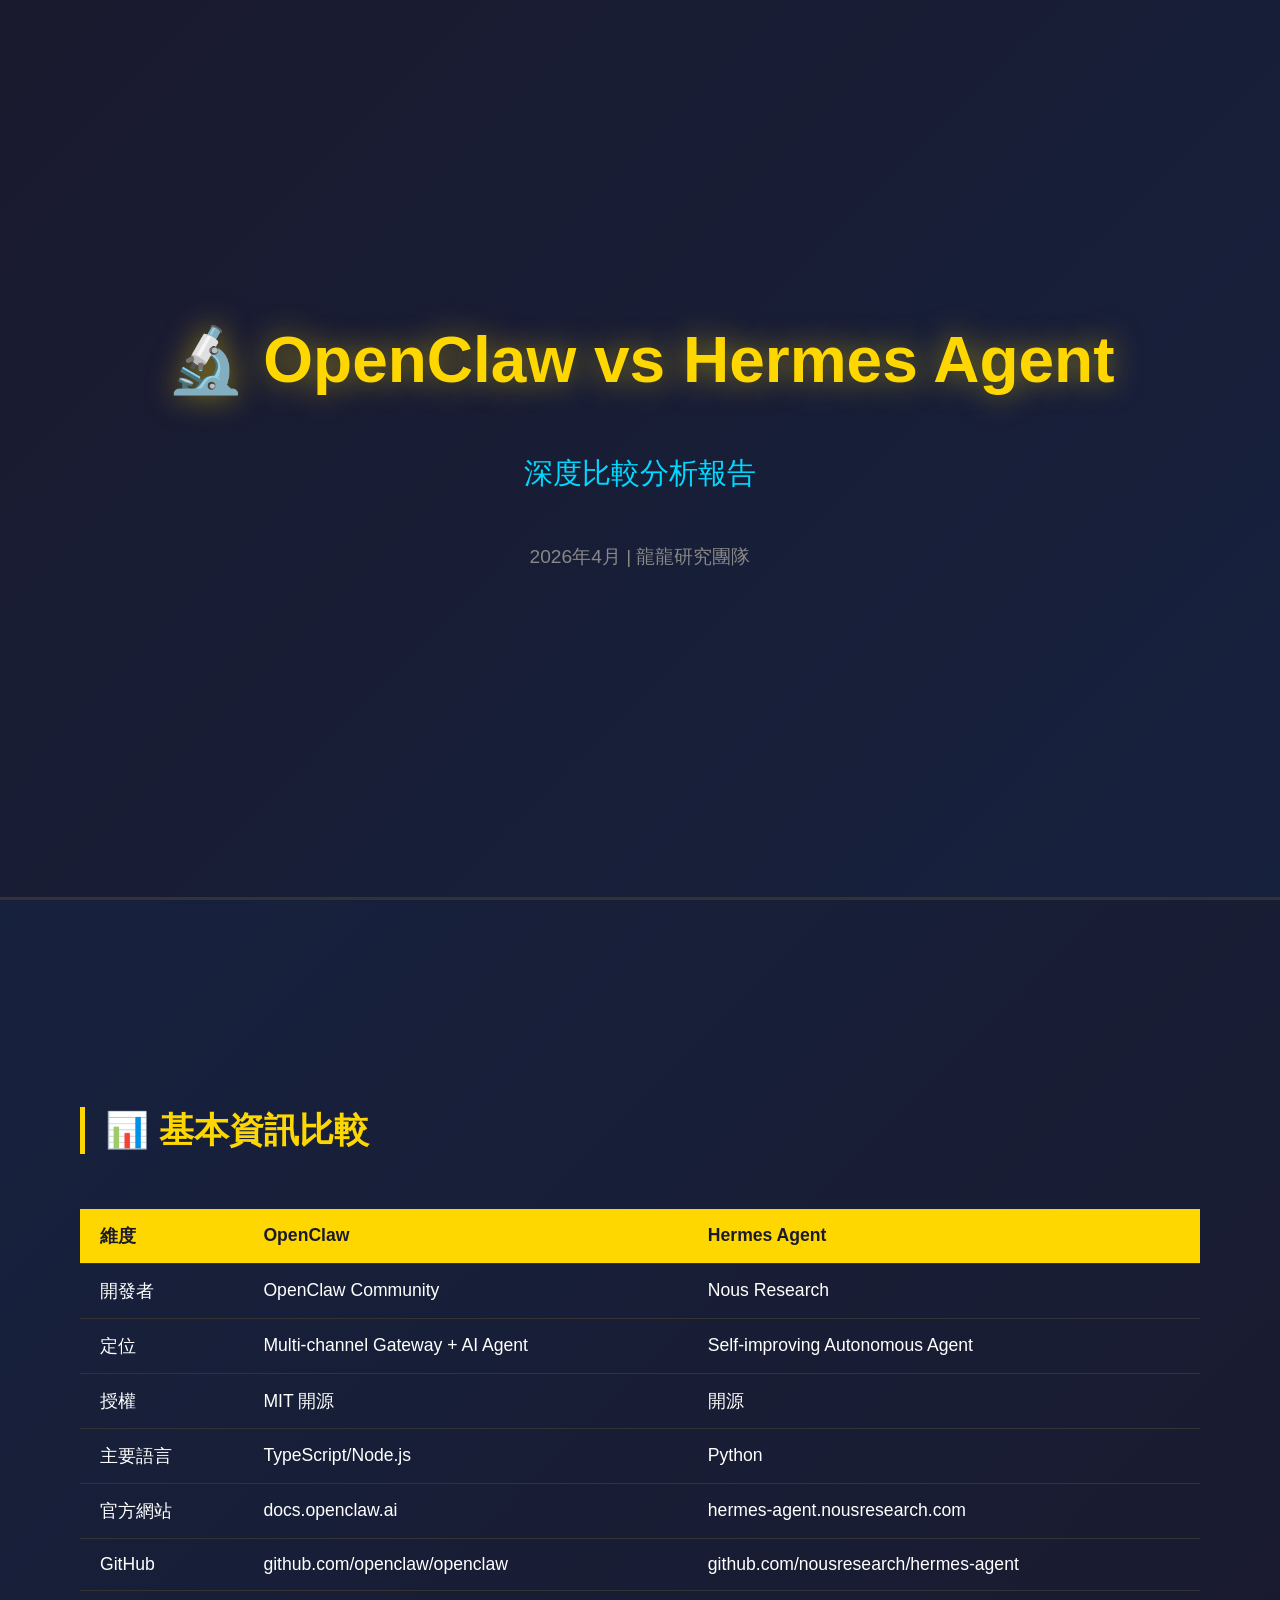
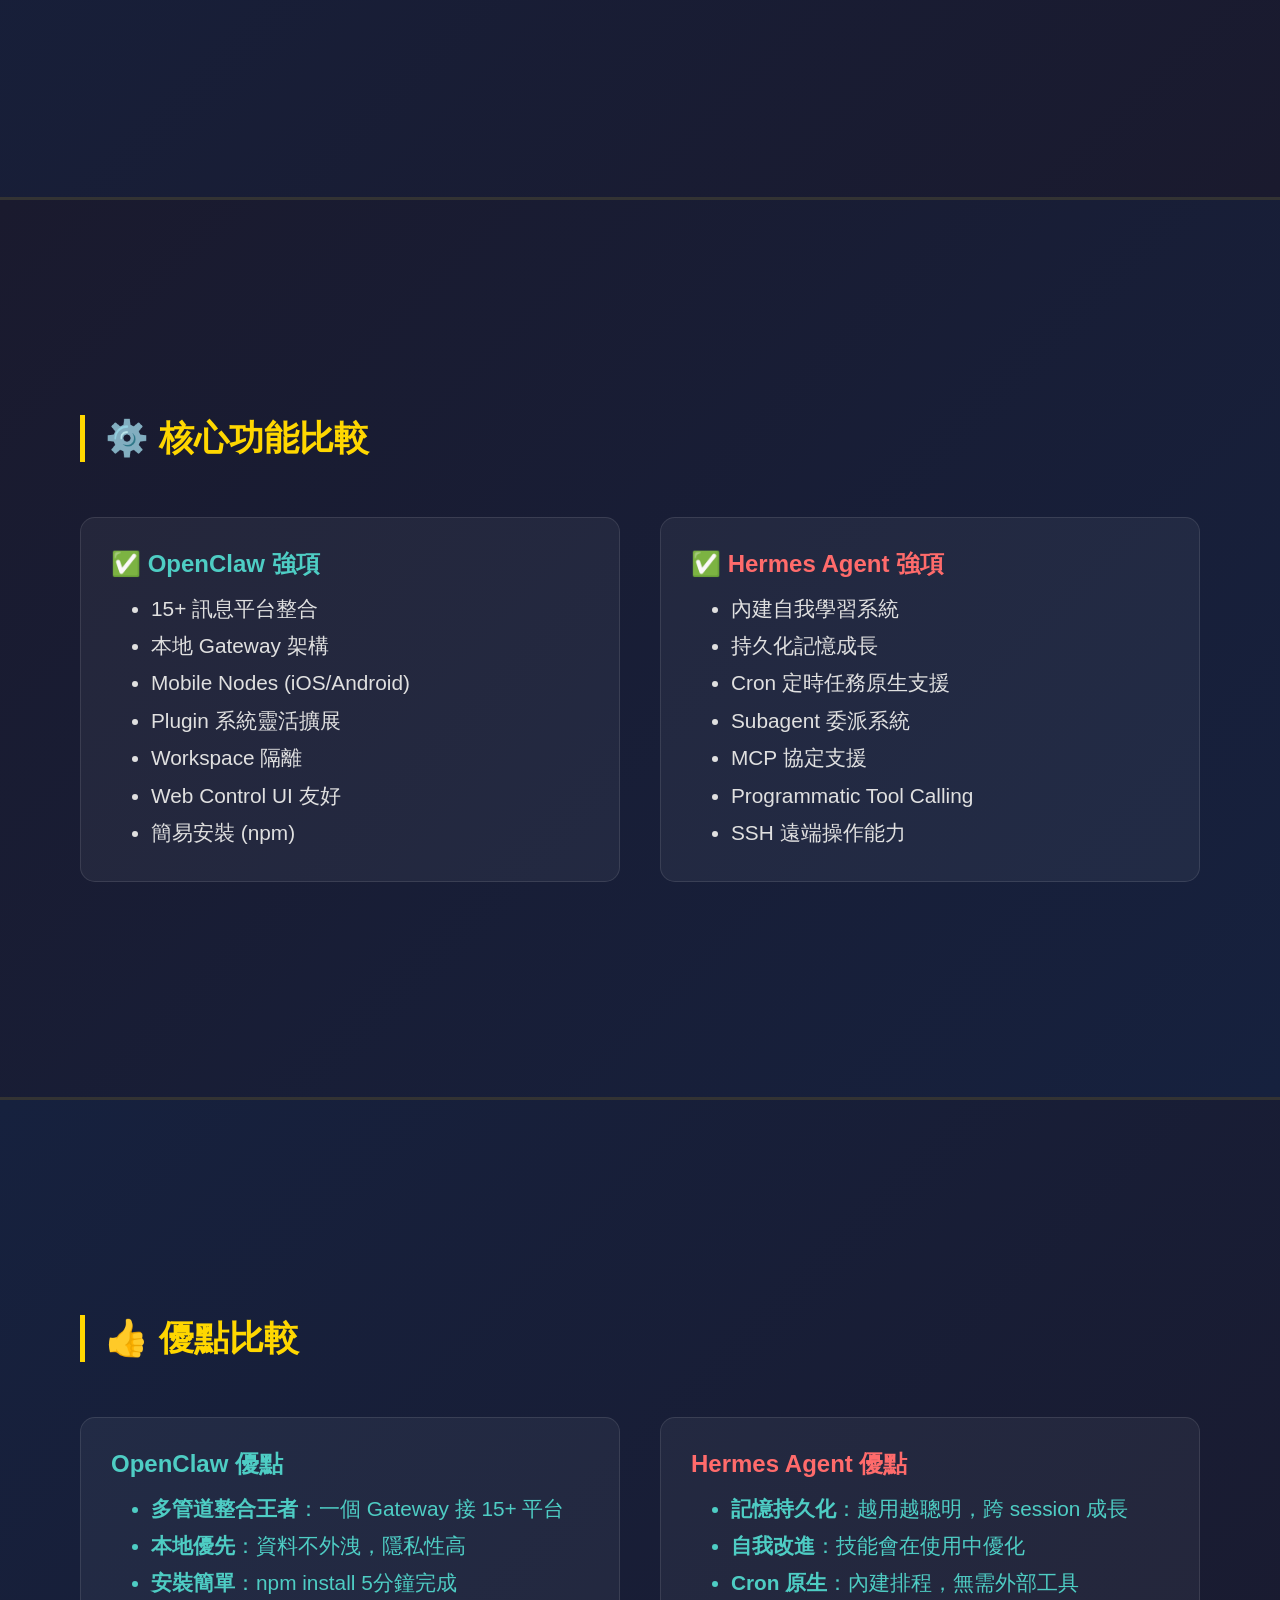
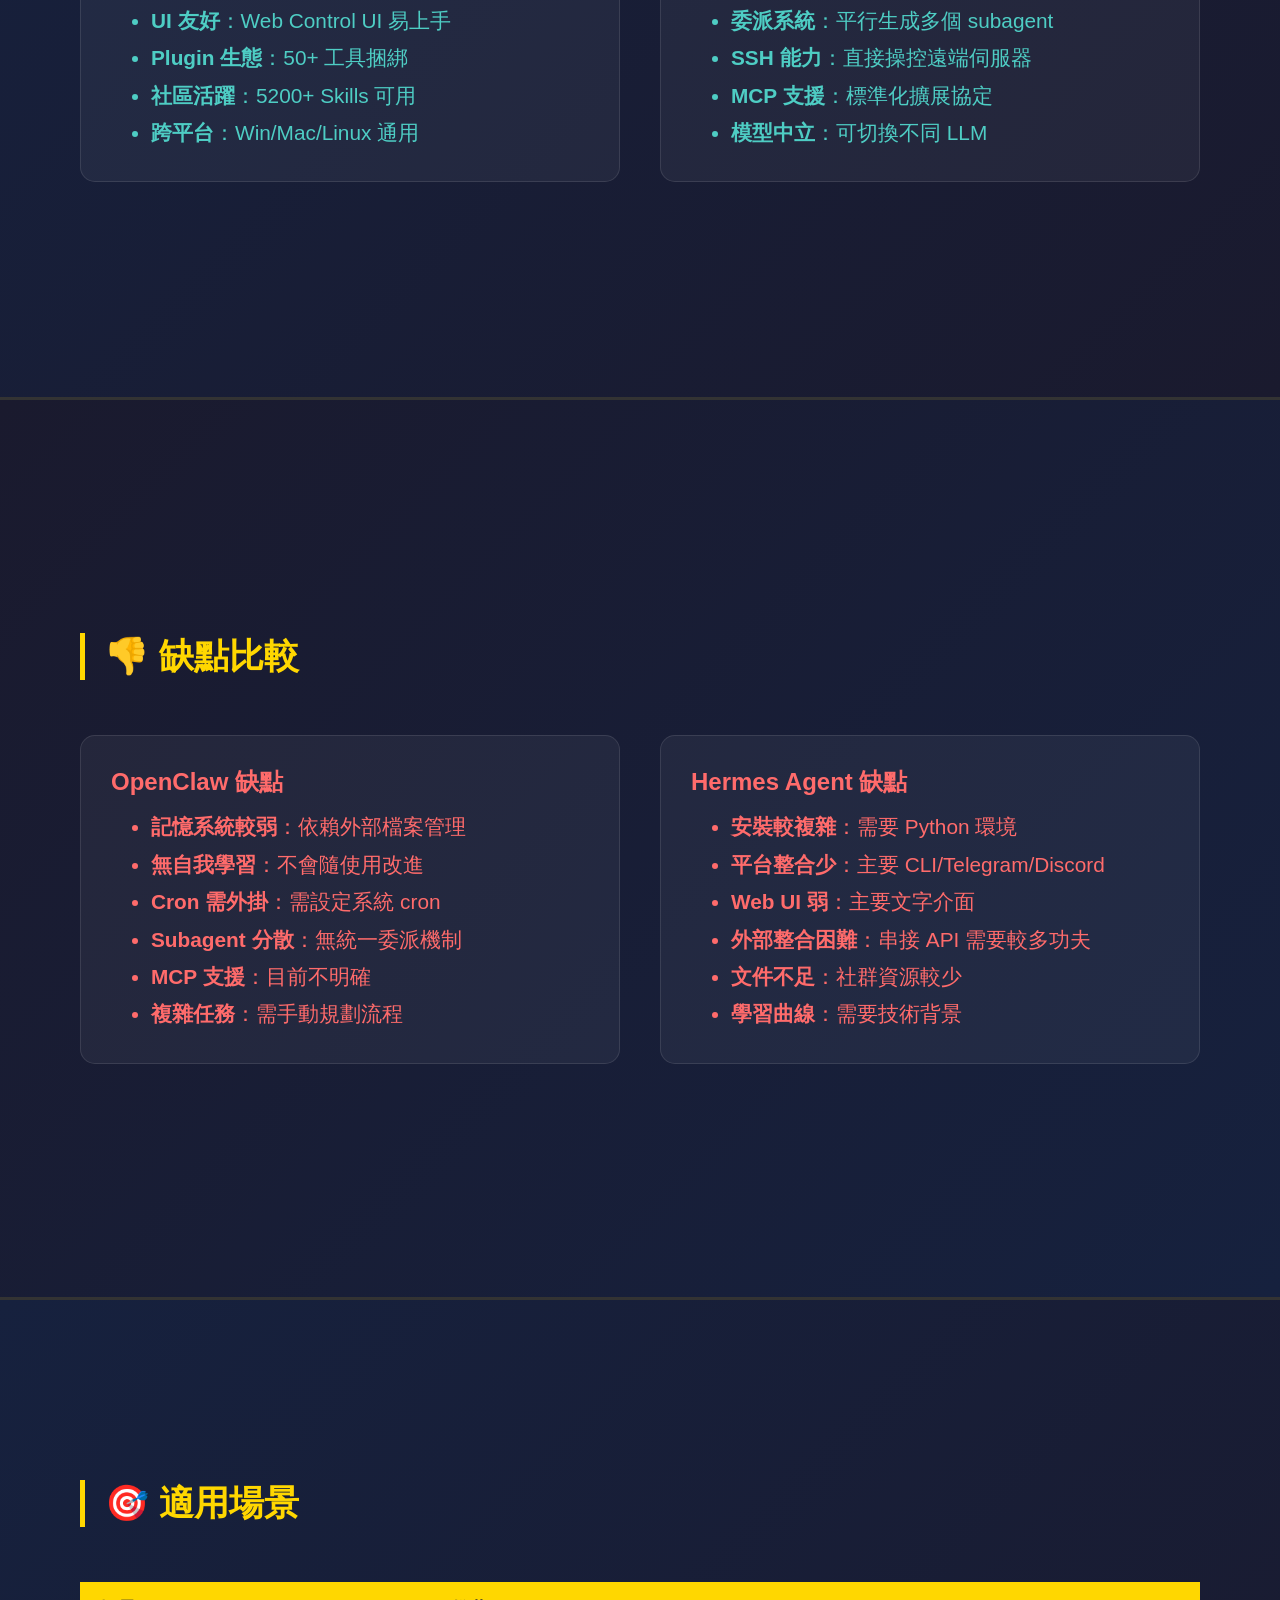
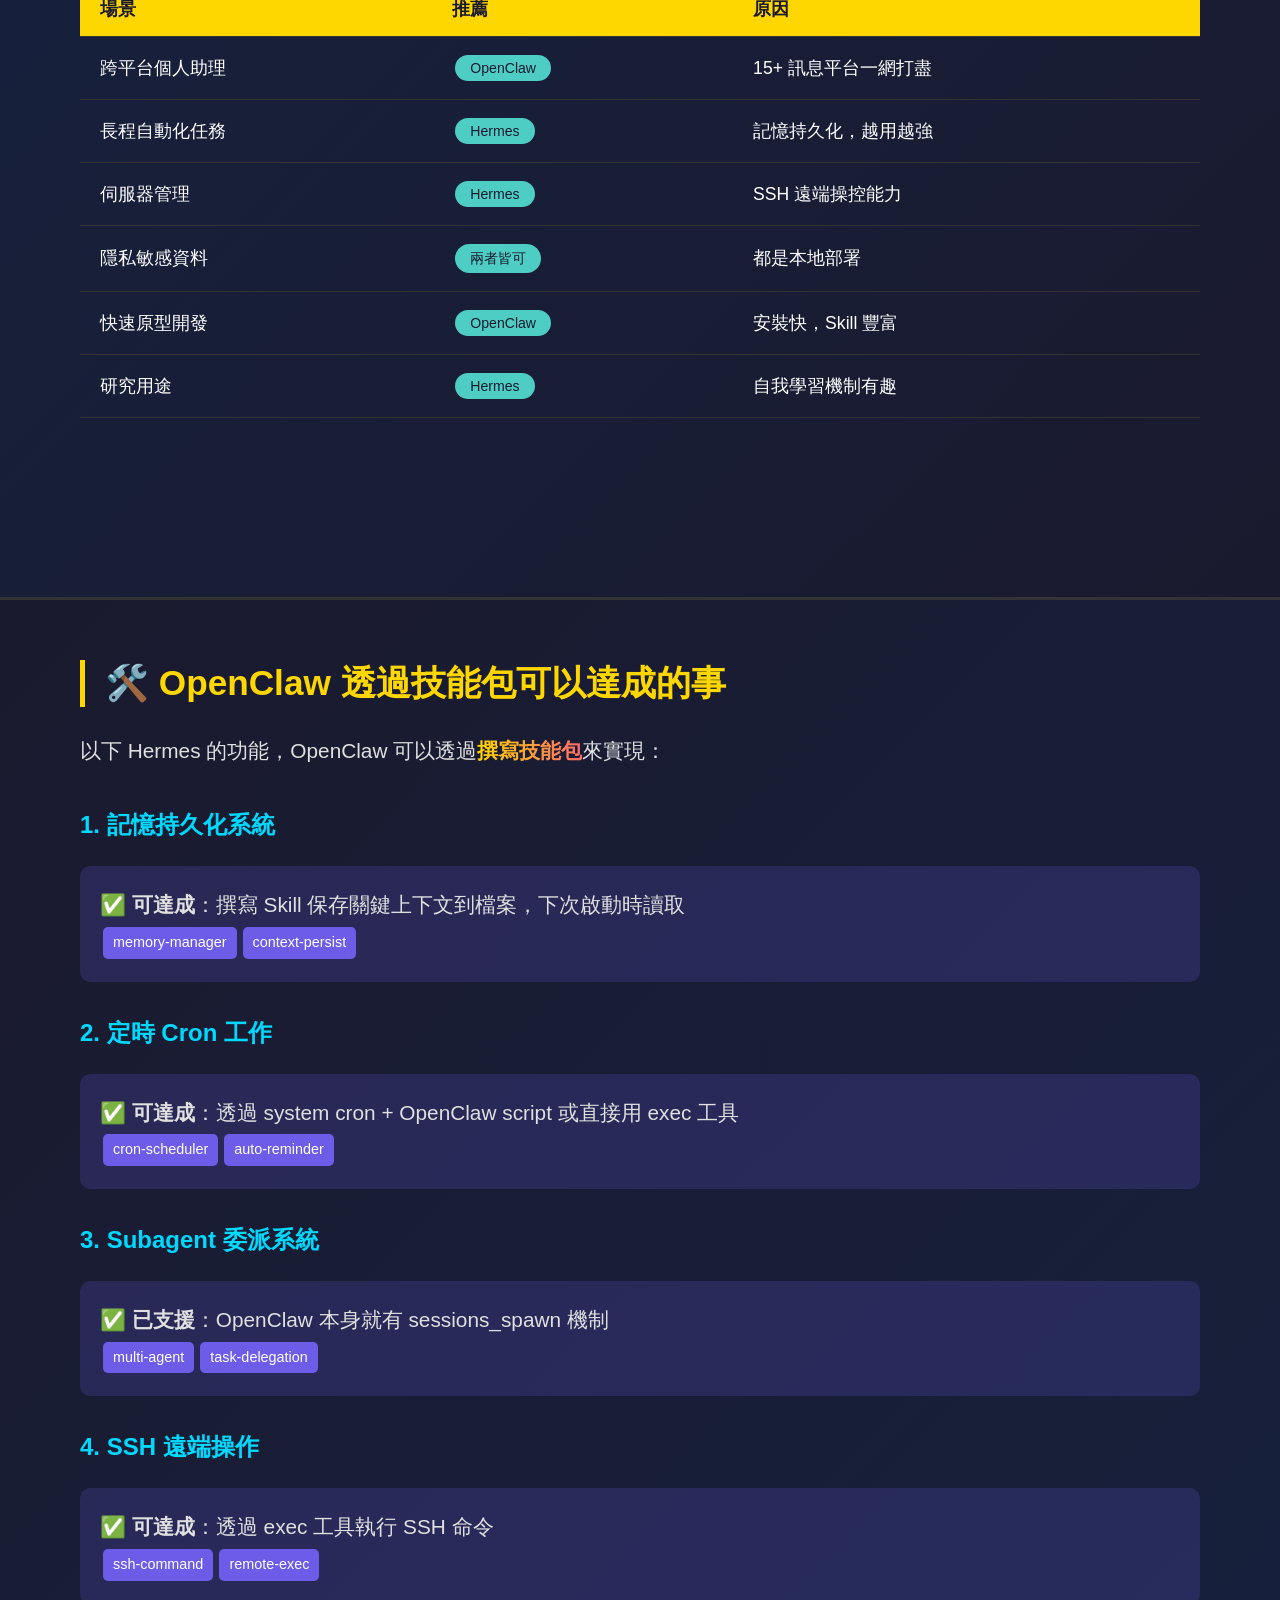
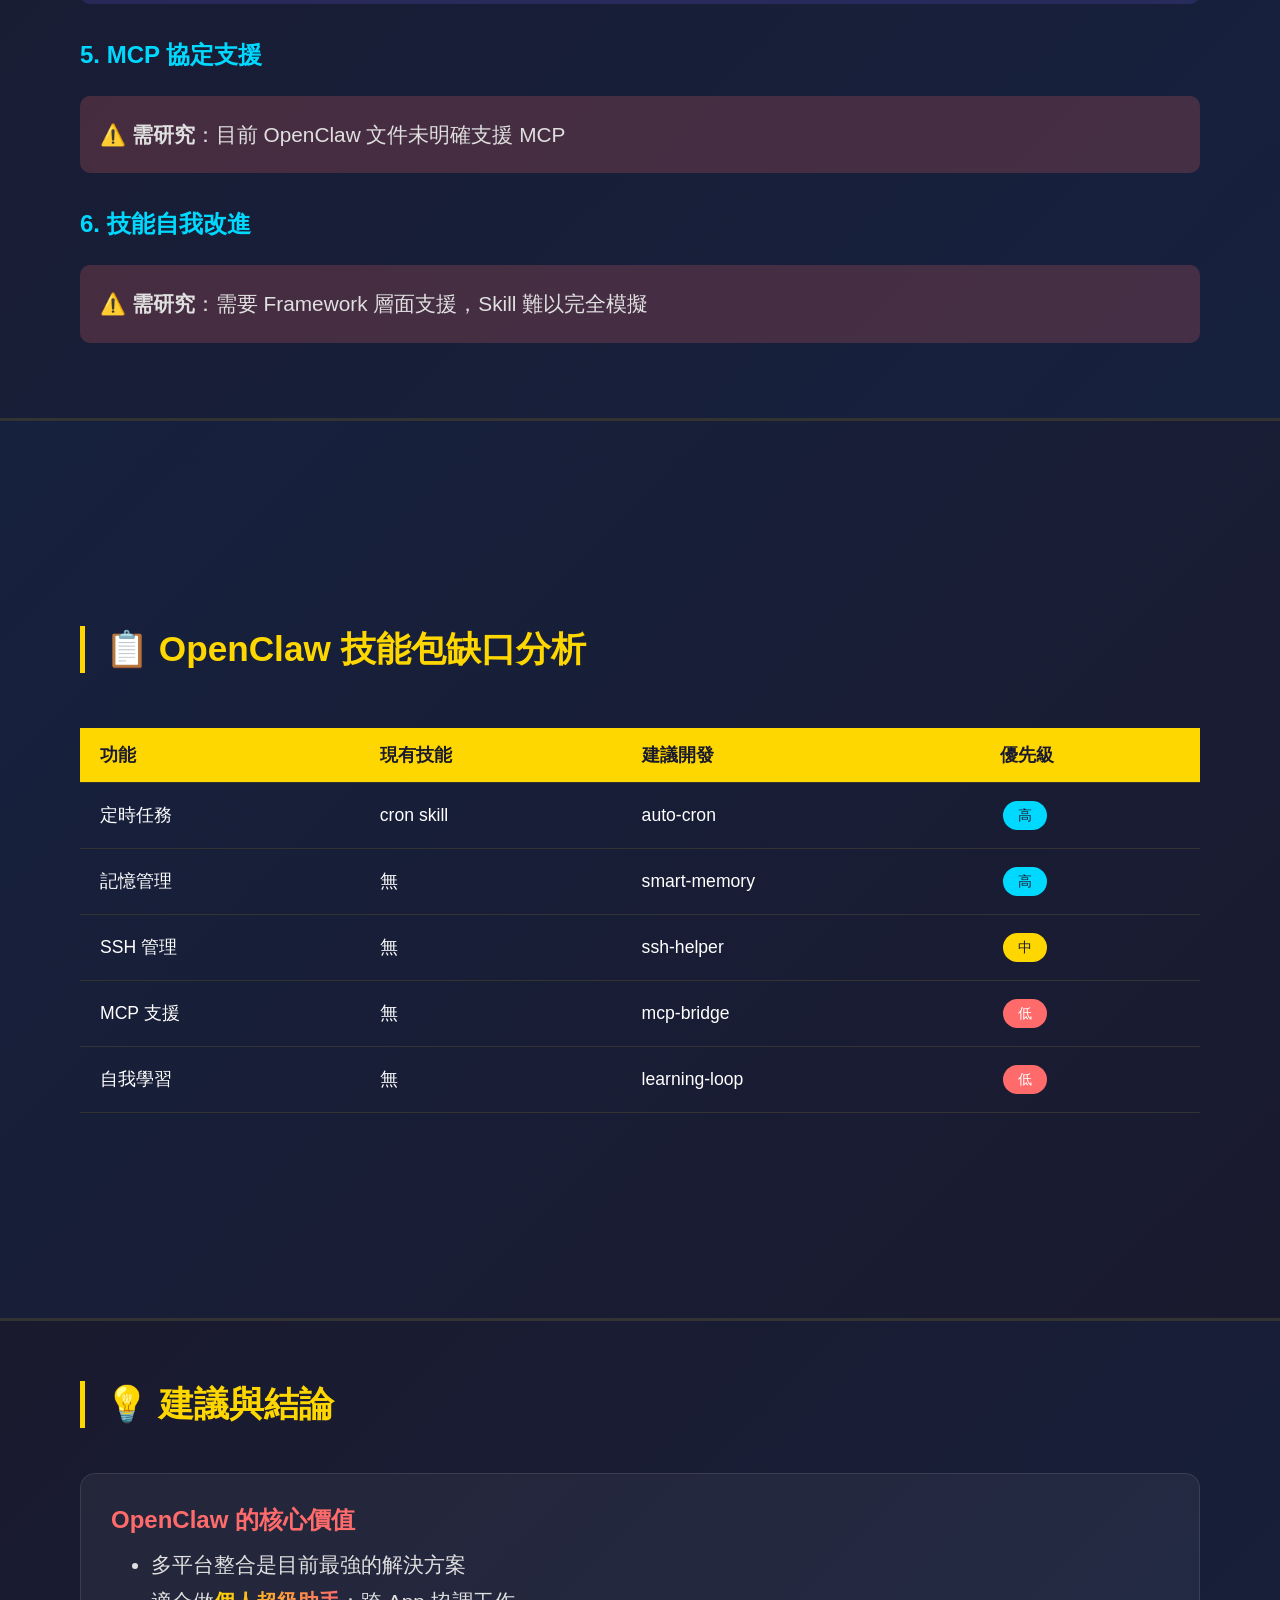
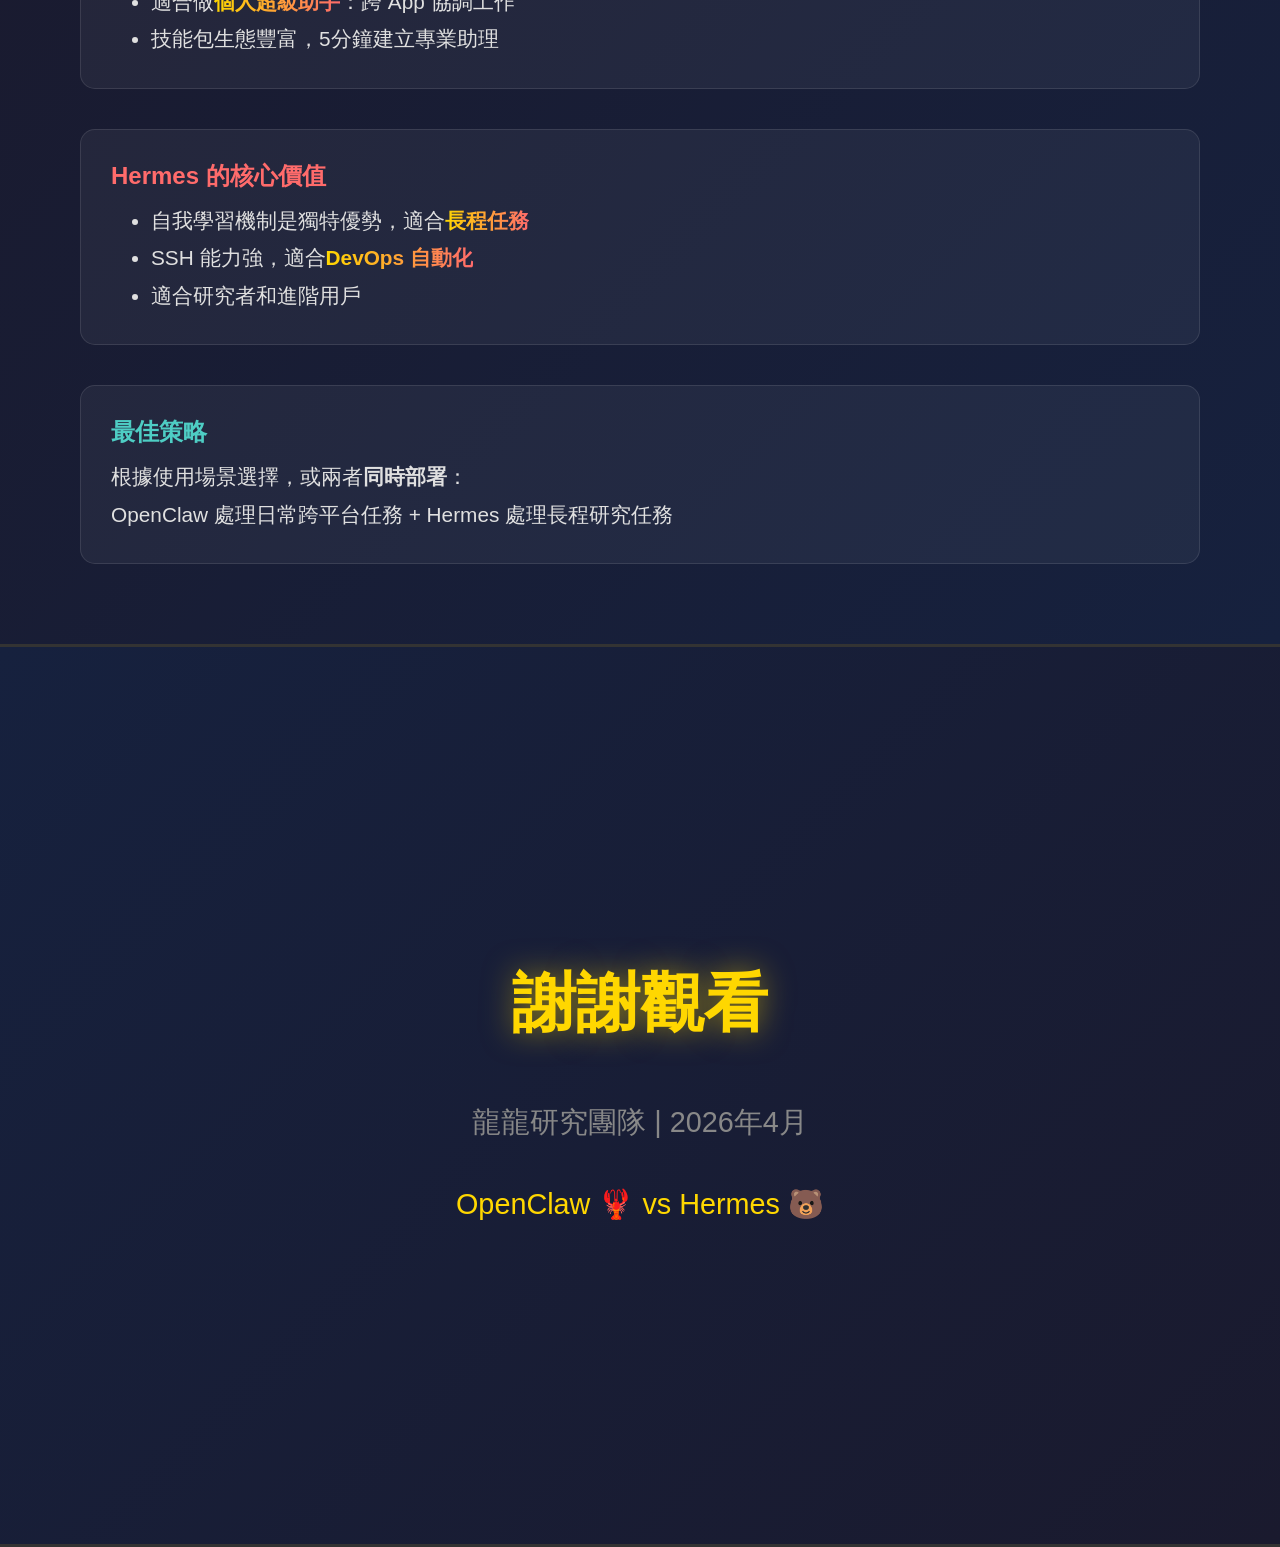
<file: openclaw-vs-hermes.html>
<!DOCTYPE html>
<html lang="zh-TW">
<head>
<meta charset="UTF-8">
<meta name="viewport" content="width=device-width, initial-scale=1.0">
<title>OpenClaw vs Hermes Agent 深度比較</title>
<style>
* { margin: 0; padding: 0; box-sizing: border-box; }
body { font-family: 'Segoe UI', 'Microsoft JhengHei', sans-serif; background: #1a1a2e; color: #fff; }
.slide { min-height: 100vh; padding: 60px 80px; display: flex; flex-direction: column; justify-content: center; border-bottom: 3px solid #333; }
.slide:nth-child(odd) { background: linear-gradient(135deg, #1a1a2e 0%, #16213e 100%); }
.slide:nth-child(even) { background: linear-gradient(135deg, #16213e 0%, #1a1a2e 100%); }
h1 { font-size: 3em; margin-bottom: 30px; color: #00d9ff; text-align: center; }
h2 { font-size: 2.2em; margin-bottom: 25px; color: #ffd700; border-left: 5px solid #ffd700; padding-left: 20px; }
h3 { font-size: 1.5em; color: #00d9ff; margin: 20px 0 10px 0; }
p, li { font-size: 1.3em; line-height: 1.8; color: #e0e0e0; }
ul { margin-left: 40px; }
.grid { display: grid; grid-template-columns: 1fr 1fr; gap: 40px; margin-top: 30px; }
.card { background: rgba(255,255,255,0.05); border-radius: 15px; padding: 30px; border: 1px solid rgba(255,255,255,0.1); }
.card h3 { color: #ff6b6b; margin-top: 0; }
.card.green h3 { color: #4ecdc4; }
table { width: 100%; border-collapse: collapse; margin-top: 30px; font-size: 1.1em; }
th, td { padding: 15px 20px; text-align: left; border-bottom: 1px solid #333; }
th { background: #ffd700; color: #1a1a2e; font-weight: bold; }
tr:hover { background: rgba(255,255,255,0.05); }
.badge { display: inline-block; padding: 5px 15px; border-radius: 20px; font-size: 0.8em; margin: 3px; }
.badge.good { background: #4ecdc4; color: #1a1a2e; }
.badge.bad { background: #ff6b6b; color: #fff; }
.badge.neutral { background: #ffd700; color: #1a1a2e; }
.badge.info { background: #00d9ff; color: #1a1a2e; }
.pros li { color: #4ecdc4; }
.cons li { color: #ff6b6b; }
.highlight { background: linear-gradient(90deg, #ffd700, #ff6b6b); -webkit-background-clip: text; -webkit-text-fill-color: transparent; font-weight: bold; }
.skill-tag { background: #6c5ce7; color: white; padding: 3px 10px; border-radius: 5px; font-size: 0.9em; margin: 3px; display: inline-block; }
.timeline { display: flex; flex-direction: column; gap: 20px; }
.timeline-item { display: flex; align-items: center; gap: 20px; }
.timeline-num { width: 40px; height: 40px; background: #ffd700; color: #1a1a2e; border-radius: 50%; display: flex; align-items: center; justify-content: center; font-weight: bold; flex-shrink: 0; }
.title-slide { text-align: center; justify-content: center; }
.title-slide h1 { font-size: 4em; color: #ffd700; text-shadow: 0 0 30px rgba(255,215,0,0.5); }
.title-slide p { font-size: 1.8em; color: #00d9ff; margin-top: 20px; }
.nav { position: fixed; bottom: 30px; right: 30px; background: rgba(255,215,0,0.9); color: #1a1a2e; padding: 15px 25px; border-radius: 30px; font-weight: bold; }
</style>
</head>
<body>

<div class="slide title-slide">
<h1>🔬 OpenClaw vs Hermes Agent</h1>
<p>深度比較分析報告</p>
<p style="font-size: 1.2em; color: #888; margin-top: 40px;">2026年4月  |  龍龍研究團隊</p>
</div>

<div class="slide">
<h2>📊 基本資訊比較</h2>
<table>
<tr><th>維度</th><th>OpenClaw</th><th>Hermes Agent</th></tr>
<tr><td>開發者</td><td>OpenClaw Community</td><td>Nous Research</td></tr>
<tr><td>定位</td><td>Multi-channel Gateway + AI Agent</td><td>Self-improving Autonomous Agent</td></tr>
<tr><td>授權</td><td>MIT 開源</td><td>開源</td></tr>
<tr><td>主要語言</td><td>TypeScript/Node.js</td><td>Python</td></tr>
<tr><td>官方網站</td><td>docs.openclaw.ai</td><td>hermes-agent.nousresearch.com</td></tr>
<tr><td>GitHub</td><td>github.com/openclaw/openclaw</td><td>github.com/nousresearch/hermes-agent</td></tr>
</table>
</div>

<div class="slide">
<h2>⚙️ 核心功能比較</h2>
<div class="grid">
<div class="card green">
<h3>✅ OpenClaw 強項</h3>
<ul>
<li>15+ 訊息平台整合</li>
<li>本地 Gateway 架構</li>
<li>Mobile Nodes (iOS/Android)</li>
<li>Plugin 系統靈活擴展</li>
<li>Workspace 隔離</li>
<li>Web Control UI 友好</li>
<li>簡易安裝 (npm)</li>
</ul>
</div>
<div class="card">
<h3>✅ Hermes Agent 強項</h3>
<ul>
<li>內建自我學習系統</li>
<li>持久化記憶成長</li>
<li>Cron 定時任務原生支援</li>
<li>Subagent 委派系統</li>
<li>MCP 協定支援</li>
<li>Programmatic Tool Calling</li>
<li>SSH 遠端操作能力</li>
</ul>
</div>
</div>
</div>

<div class="slide">
<h2>👍 優點比較</h2>
<div class="grid">
<div class="card green">
<h3>OpenClaw 優點</h3>
<ul class="pros">
<li><strong>多管道整合王者</strong>：一個 Gateway 接 15+ 平台</li>
<li><strong>本地優先</strong>：資料不外洩，隱私性高</li>
<li><strong>安裝簡單</strong>：npm install 5分鐘完成</li>
<li><strong>UI 友好</strong>：Web Control UI 易上手</li>
<li><strong>Plugin 生態</strong>：50+ 工具捆綁</li>
<li><strong>社區活躍</strong>：5200+ Skills 可用</li>
<li><strong>跨平台</strong>：Win/Mac/Linux 通用</li>
</ul>
</div>
<div class="card">
<h3>Hermes Agent 優點</h3>
<ul class="pros">
<li><strong>記憶持久化</strong>：越用越聰明，跨 session 成長</li>
<li><strong>自我改進</strong>：技能會在使用中優化</li>
<li><strong>Cron 原生</strong>：內建排程，無需外部工具</li>
<li><strong>委派系統</strong>：平行生成多個 subagent</li>
<li><strong>SSH 能力</strong>：直接操控遠端伺服器</li>
<li><strong>MCP 支援</strong>：標準化擴展協定</li>
<li><strong>模型中立</strong>：可切換不同 LLM</li>
</ul>
</div>
</div>
</div>

<div class="slide">
<h2>👎 缺點比較</h2>
<div class="grid">
<div class="card">
<h3>OpenClaw 缺點</h3>
<ul class="cons">
<li><strong>記憶系統較弱</strong>：依賴外部檔案管理</li>
<li><strong>無自我學習</strong>：不會隨使用改進</li>
<li><strong>Cron 需外掛</strong>：需設定系統 cron</li>
<li><strong>Subagent 分散</strong>：無統一委派機制</li>
<li><strong>MCP 支援</strong>：目前不明確</li>
<li><strong>複雜任務</strong>：需手動規劃流程</li>
</ul>
</div>
<div class="card">
<h3>Hermes Agent 缺點</h3>
<ul class="cons">
<li><strong>安裝較複雜</strong>：需要 Python 環境</li>
<li><strong>平台整合少</strong>：主要 CLI/Telegram/Discord</li>
<li><strong>Web UI 弱</strong>：主要文字介面</li>
<li><strong>外部整合困難</strong>：串接 API 需要較多功夫</li>
<li><strong>文件不足</strong>：社群資源較少</li>
<li><strong>學習曲線</strong>：需要技術背景</li>
</ul>
</div>
</div>
</div>

<div class="slide">
<h2>🎯 適用場景</h2>
<table>
<tr><th>場景</th><th>推薦</th><th>原因</th></tr>
<tr><td>跨平台個人助理</td><td><span class="badge good">OpenClaw</span></td><td>15+ 訊息平台一網打盡</td></tr>
<tr><td>長程自動化任務</td><td><span class="badge good">Hermes</span></td><td>記憶持久化，越用越強</td></tr>
<tr><td>伺服器管理</td><td><span class="badge good">Hermes</span></td><td>SSH 遠端操控能力</td></tr>
<tr><td>隱私敏感資料</td><td><span class="badge good">兩者皆可</span></td><td>都是本地部署</td></tr>
<tr><td>快速原型開發</td><td><span class="badge good">OpenClaw</span></td><td>安裝快，Skill 豐富</td></tr>
<tr><td>研究用途</td><td><span class="badge good">Hermes</span></td><td>自我學習機制有趣</td></tr>
</table>
</div>

<div class="slide">
<h2>🛠️ OpenClaw 透過技能包可以達成的事</h2>
<p style="margin-bottom: 20px;">以下 Hermes 的功能，OpenClaw 可以透過<strong class="highlight">撰寫技能包</strong>來實現：</p>

<h3>1. 記憶持久化系統</h3>
<div style="background: rgba(108,92,231,0.2); padding: 20px; border-radius: 10px; margin: 15px 0;">
<p>✅ <strong>可達成</strong>：撰寫 Skill 保存關鍵上下文到檔案，下次啟動時讀取</p>
<p class="skill-tag">memory-manager</p><p class="skill-tag">context-persist</p>
</div>

<h3>2. 定時 Cron 工作</h3>
<div style="background: rgba(108,92,231,0.2); padding: 20px; border-radius: 10px; margin: 15px 0;">
<p>✅ <strong>可達成</strong>：透過 system cron + OpenClaw script 或直接用 exec 工具</p>
<p class="skill-tag">cron-scheduler</p><p class="skill-tag">auto-reminder</p>
</div>

<h3>3. Subagent 委派系統</h3>
<div style="background: rgba(108,92,231,0.2); padding: 20px; border-radius: 10px; margin: 15px 0;">
<p>✅ <strong>已支援</strong>：OpenClaw 本身就有 sessions_spawn 機制</p>
<p class="skill-tag">multi-agent</p><p class="skill-tag">task-delegation</p>
</div>

<h3>4. SSH 遠端操作</h3>
<div style="background: rgba(108,92,231,0.2); padding: 20px; border-radius: 10px; margin: 15px 0;">
<p>✅ <strong>可達成</strong>：透過 exec 工具執行 SSH 命令</p>
<p class="skill-tag">ssh-command</p><p class="skill-tag">remote-exec</p>
</div>

<h3>5. MCP 協定支援</h3>
<div style="background: rgba(255,107,107,0.2); padding: 20px; border-radius: 10px; margin: 15px 0;">
<p>⚠️ <strong>需研究</strong>：目前 OpenClaw 文件未明確支援 MCP</p>
</div>

<h3>6. 技能自我改進</h3>
<div style="background: rgba(255,107,107,0.2); padding: 20px; border-radius: 10px; margin: 15px 0;">
<p>⚠️ <strong>需研究</strong>：需要 Framework 層面支援，Skill 難以完全模擬</p>
</div>
</div>

<div class="slide">
<h2>📋 OpenClaw 技能包缺口分析</h2>
<table>
<tr><th>功能</th><th>現有技能</th><th>建議開發</th><th>優先級</th></tr>
<tr><td>定時任務</td><td>cron skill</td><td>auto-cron</td><td><span class="badge info">高</span></td></tr>
<tr><td>記憶管理</td><td>無</td><td>smart-memory</td><td><span class="badge info">高</span></td></tr>
<tr><td>SSH 管理</td><td>無</td><td>ssh-helper</td><td><span class="badge neutral">中</span></td></tr>
<tr><td>MCP 支援</td><td>無</td><td>mcp-bridge</td><td><span class="badge bad">低</span></td></tr>
<tr><td>自我學習</td><td>無</td><td>learning-loop</td><td><span class="badge bad">低</span></td></tr>
</table>
</div>

<div class="slide">
<h2>💡 建議與結論</h2>
<div class="card" style="margin: 20px 0;">
<h3>OpenClaw 的核心價值</h3>
<ul>
<li>多平台整合是目前最強的解決方案</li>
<li>適合做<strong class="highlight">個人超級助手</strong>：跨 App 協調工作</li>
<li>技能包生態豐富，5分鐘建立專業助理</li>
</ul>
</div>
<div class="card" style="margin: 20px 0;">
<h3>Hermes 的核心價值</h3>
<ul>
<li>自我學習機制是獨特優勢，適合<strong class="highlight">長程任務</strong></li>
<li>SSH 能力強，適合<strong class="highlight">DevOps 自動化</strong></li>
<li>適合研究者和進階用戶</li>
</ul>
</div>
<div class="card green" style="margin: 20px 0;">
<h3>最佳策略</h3>
<p>根據使用場景選擇，或兩者<strong>同時部署</strong>：</p>
<p>OpenClaw 處理日常跨平台任務 + Hermes 處理長程研究任務</p>
</div>
</div>

<div class="slide title-slide">
<h1>謝謝觀看</h1>
<p style="color: #888;">龍龍研究團隊 | 2026年4月</p>
<p style="margin-top: 30px; color: #ffd700;">OpenClaw 🦞 vs Hermes 🐻</p>
</div>

</body>
</html>
</file>
